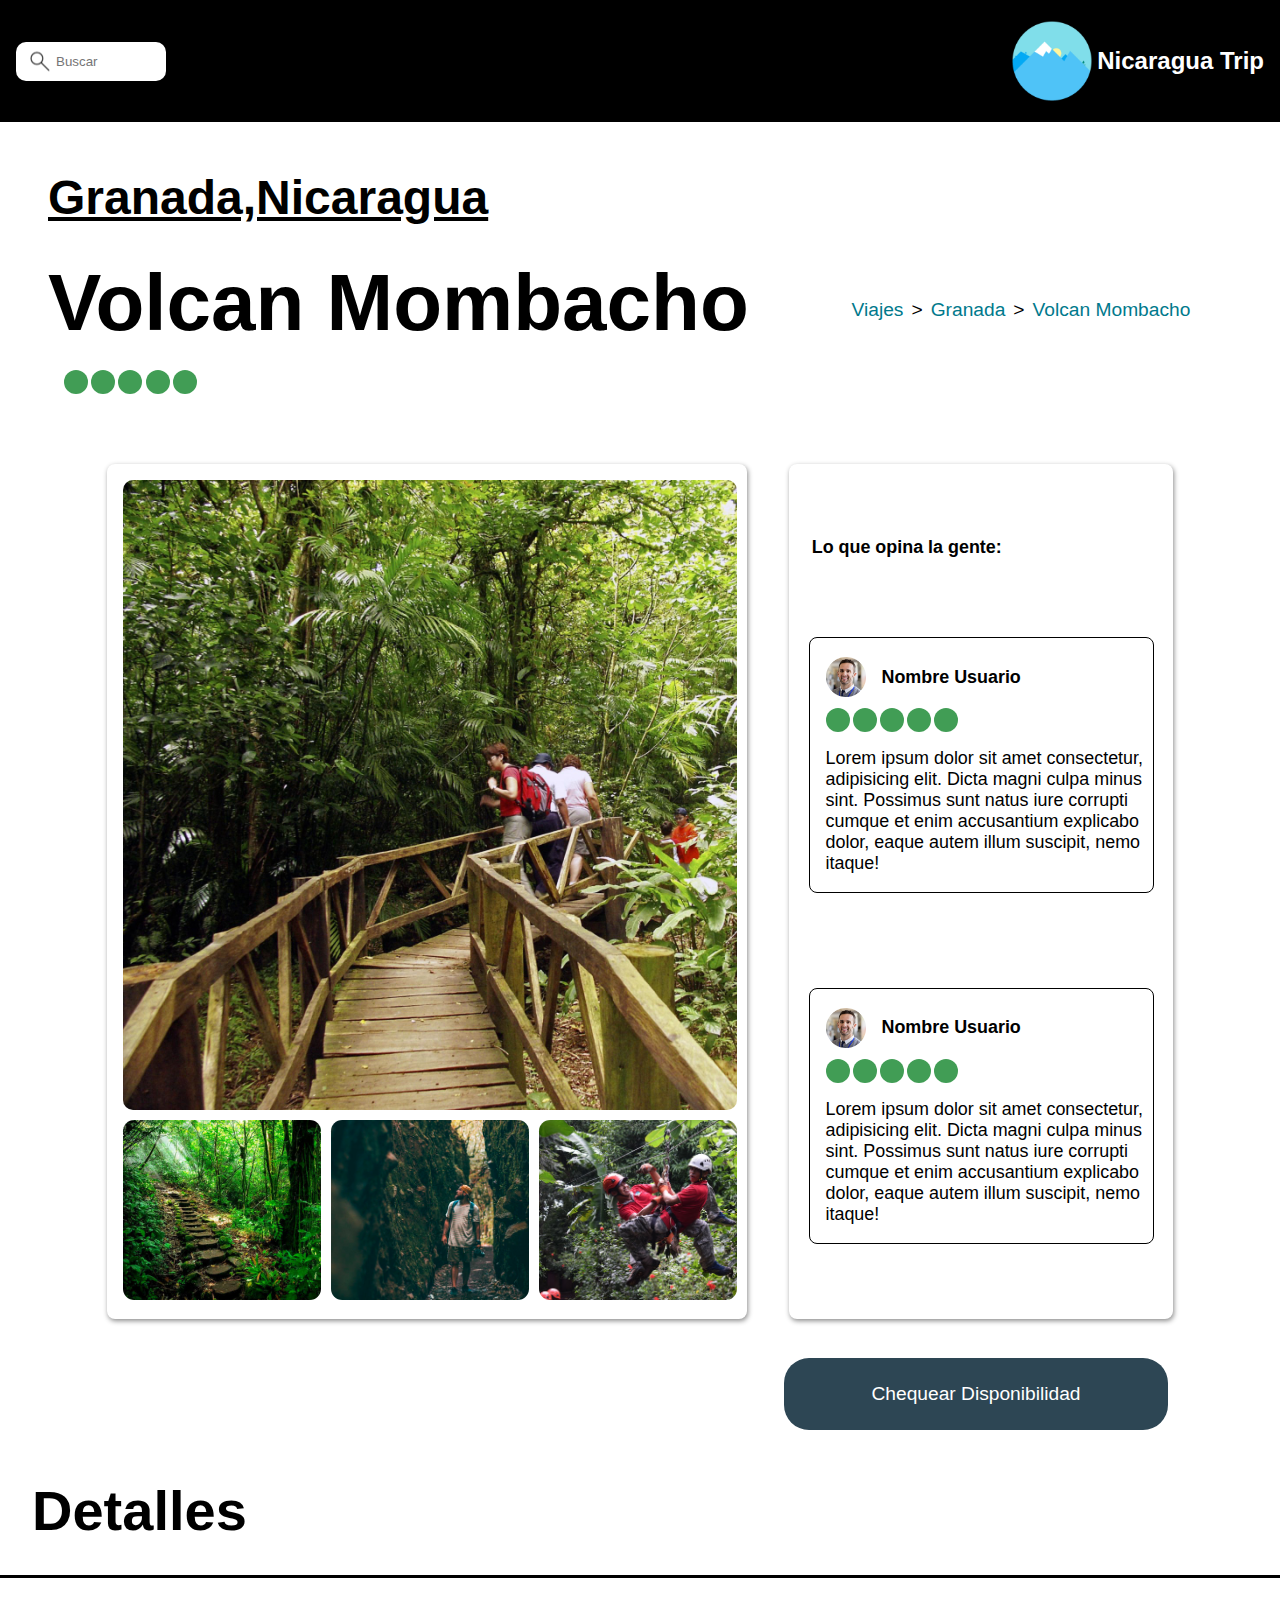
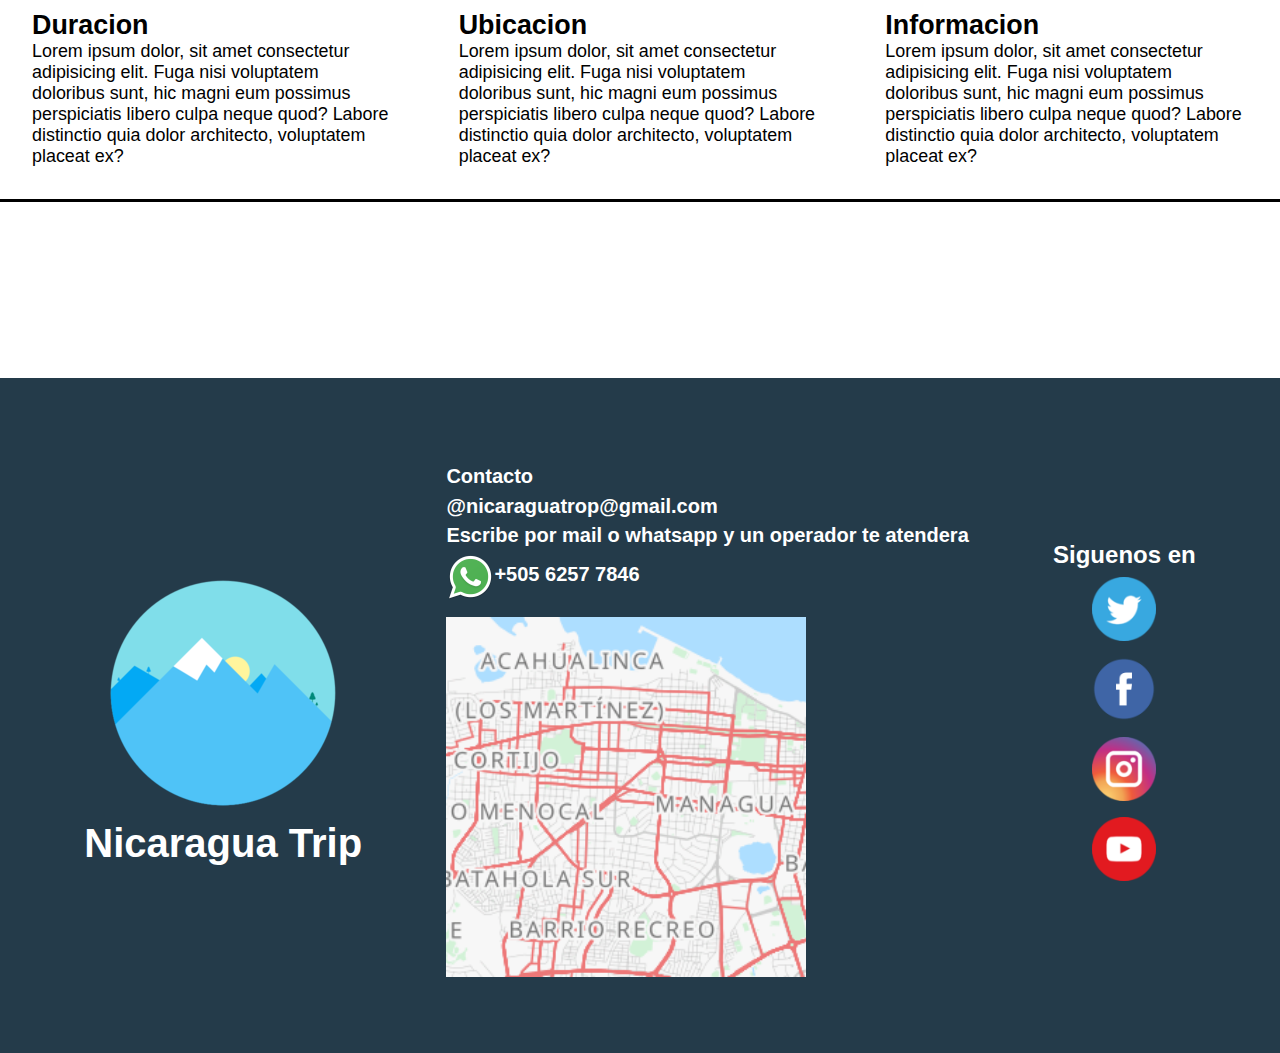
<file: buyPage.html>
<!DOCTYPE html>
<html lang="en">
  <head>
    <meta charset="UTF-8" />
    <meta http-equiv="X-UA-Compatible" content="IE=edge" />
    <meta name="viewport" content="width=device-width, initial-scale=1.0" />
    <title>Volcan Momotombo</title>
    <link rel="stylesheet" href="/css/buyPageStyle.css" />
  </head>
  <body>
    <section class="navbar">
      <div class="buscar-text">
        <input type="text" placeholder="Buscar" />
      </div>

      <div class="top-text">
        <img src="./resources/iconfinder-aeaqas-3305210_120854.png" alt="" />
        <a href="./index.html"><h2>Nicaragua Trip</h2></a>
      </div>
    </section>

    <section class="top-site">
      <div class="text">
        <h2>Granada,Nicaragua</h2>
        <div class="sub-text">
          <h1>Volcan Mombacho</h1>
          <ul class="travel-track">
            <li><a href="">Viajes</a></li>
            <span class="mayor">></span>
            <li><a href="/infoPage.html">Granada</a></li>
            <span class="mayor">></span>
            <li><a href="">Volcan Mombacho</a></li>
          </ul>
        </div>
        <div class="circles">
          <div class="circle"></div>
          <div class="circle"></div>
          <div class="circle"></div>
          <div class="circle"></div>
          <div class="circle"></div>
        </div>
      </div>
    </section>

    <section class="double-card">
      <div class="main-card">
        <div class="main-img"></div>
        <div class="bottom-img">
          <div class="img-bot img1"></div>
          <div class="img-bot img2"></div>
          <div class="img-bot img3"></div>
        </div>
      </div>
      <div class="card-comentario">
        <h2>Lo que opina la gente:</h2>
        <div class="comentario">
          <div class="user-img">
            <img src="/resources/Ellipse 6.png" alt="" />
            <h2>Nombre Usuario</h2>
          </div>
          <div class="circles">
            <div class="circle"></div>
            <div class="circle"></div>
            <div class="circle"></div>
            <div class="circle"></div>
            <div class="circle"></div>
          </div>
          <p>
            Lorem ipsum dolor sit amet consectetur, adipisicing elit. Dicta
            magni culpa minus sint. Possimus sunt natus iure corrupti cumque et
            enim accusantium explicabo dolor, eaque autem illum suscipit, nemo
            itaque!
          </p>
        </div>
        <div class="comentario">
          <div class="user-img">
            <img src="/resources/Ellipse 6.png" alt="" />
            <h2>Nombre Usuario</h2>
          </div>
          <div class="circles">
            <div class="circle"></div>
            <div class="circle"></div>
            <div class="circle"></div>
            <div class="circle"></div>
            <div class="circle"></div>
          </div>
          <p>
            Lorem ipsum dolor sit amet consectetur, adipisicing elit. Dicta
            magni culpa minus sint. Possimus sunt natus iure corrupti cumque et
            enim accusantium explicabo dolor, eaque autem illum suscipit, nemo
            itaque!
          </p>
        </div>
      </div>
    </section>
    <div class="button">
      <div class="text-button">
        
      </div>
      <button class="empty-Button">Chequear Disponibilidad</button>
    </div>

    <section class="info">
      <h2 class="main-tag">Detalles</h2>
      <div class="sub-detalles">
        <div class="sub-texto">
          <h2>Duracion</h2>
          <p>
            Lorem ipsum dolor, sit amet consectetur adipisicing elit. Fuga nisi
            voluptatem doloribus sunt, hic magni eum possimus perspiciatis
            libero culpa neque quod? Labore distinctio quia dolor architecto,
            voluptatem placeat ex?
          </p>
        </div>
        <div class="sub-texto">
          <h2>Ubicacion</h2>
          <p>
            Lorem ipsum dolor, sit amet consectetur adipisicing elit. Fuga nisi
            voluptatem doloribus sunt, hic magni eum possimus perspiciatis
            libero culpa neque quod? Labore distinctio quia dolor architecto,
            voluptatem placeat ex?
          </p>
        </div>
        <div class="sub-texto">
          <h2>Informacion</h2>
          <p>
            Lorem ipsum dolor, sit amet consectetur adipisicing elit. Fuga nisi
            voluptatem doloribus sunt, hic magni eum possimus perspiciatis
            libero culpa neque quod? Labore distinctio quia dolor architecto,
            voluptatem placeat ex?
          </p>
        </div>
      </div>
    </section>
    <section class="footer">
      <div class="logo">
        <img src="/resources/iconfinder-aeaqas-3305210_120854.png" alt="" />
        <h2>Nicaragua Trip</h2>
      </div>
      <div class="info-nica">
        <div class="text-info">
          <h3>Contacto</h3>
          <h3>@nicaraguatrop@gmail.com</h3>
          <h3>Escribe por mail o whatsapp y un operador te atendera</h3>
        </div>
        <div class="ws-logo">
          <img src="/resources/Whatsapp_37229.png" alt="" />
          <h3>+505 6257 7846</h3>
        </div>
        <div class="mapa-img"><img src="/resources/3817.png" alt="" /></div>
      </div>
      <div class="social-media">
        <h2>Siguenos en</h2>
        <img src="/resources/twitter.png" alt="" />
        <img src="/resources/facebook.png" alt="" />
        <img src="/resources/instagram.png" alt="" />
        <img src="/resources/youtube.png" alt="" />
      </div>
    </section>
  </body>
</html>
</file>
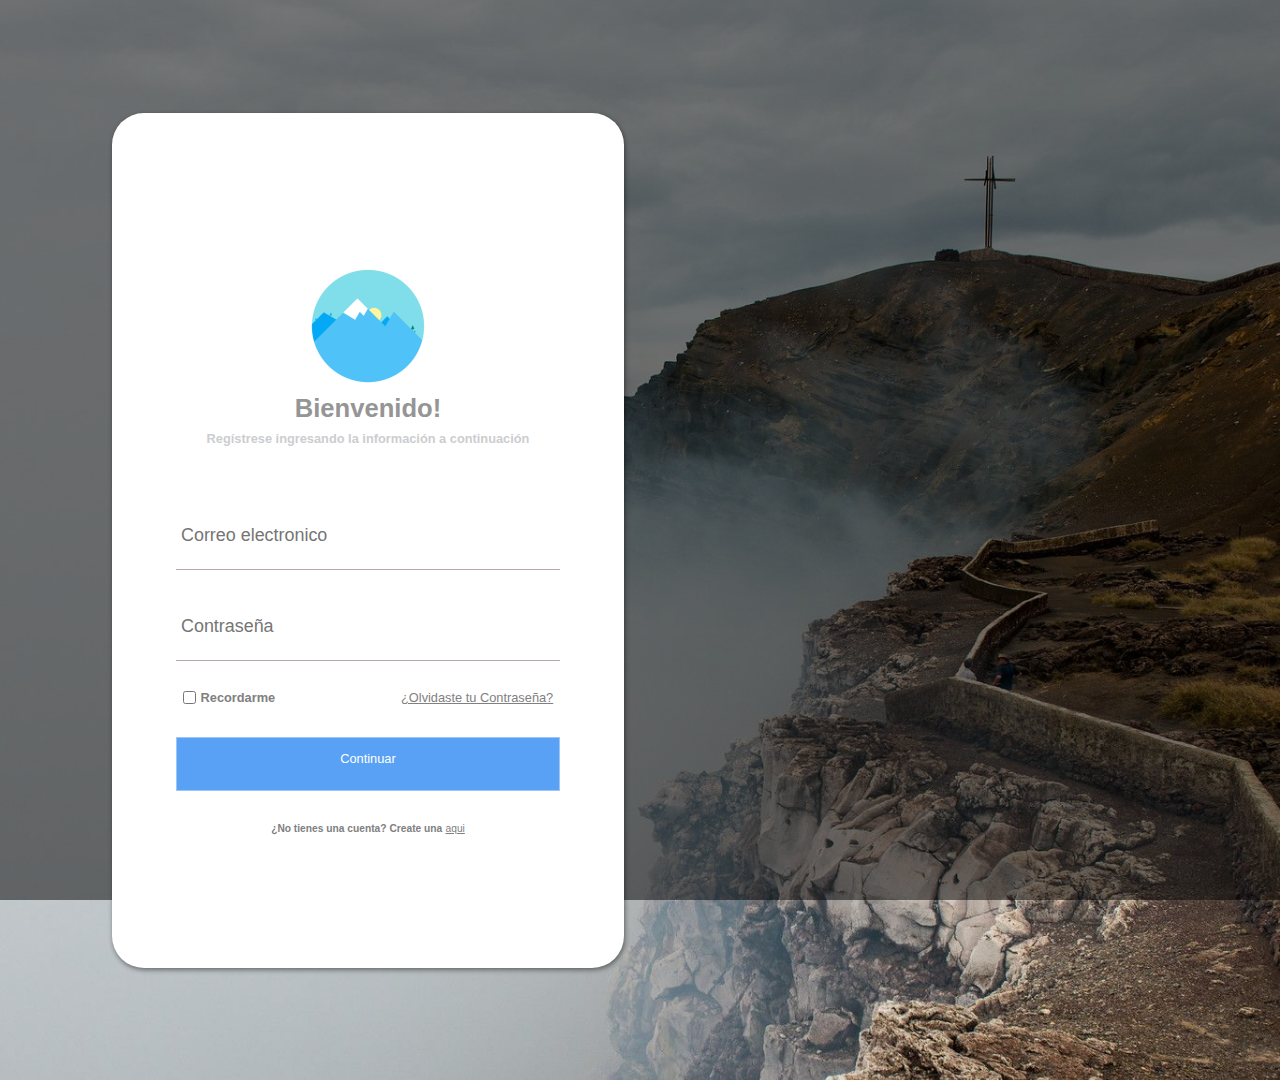
<file: login.html>
<!DOCTYPE html>
<html lang="en">
  <head>
    <meta charset="UTF-8" />
    <meta http-equiv="X-UA-Compatible" content="IE=edge" />
    <meta name="viewport" content="width=device-width, initial-scale=1.0" />
    <title>Login Page</title>
    <link rel="stylesheet" href="/css/loginStyle.css" />
  </head>
  <body>
    <div class="container">
      <div class="logo">
        <a href="/index.html"
          ><img
            src="/resources/iconfinder-aeaqas-3305210_120854.png"
            alt=""
            class=""
        /></a>
      </div>
      <div class="top-text">
        <h1>Bienvenido!</h1>
        <h2>Regístrese ingresando la información a continuación</h2>
      </div>
      <form action="" class="text-box">
        <input type="text" name="" id="" placeholder="Correo electronico" />
        <input type="password" name="" id="" placeholder="Contraseña" />
      </form>

      <div class="remember">
        <div class="checkbox">
          <input type="checkbox" name="" id="" />
          <h2>Recordarme</h2>
        </div>
        <a href="">¿Olvidaste tu Contraseña?</a>
      </div>

      <div class="button">
          <a href="/index.html">Continuar</a>
      </div>
      <div class="bottom-text">
          <h2>¿No tienes una cuenta? Create una</h2>
          <a href="/register.html">aqui</a>
      </div>
    </div>
  </body>
</html>
</file>
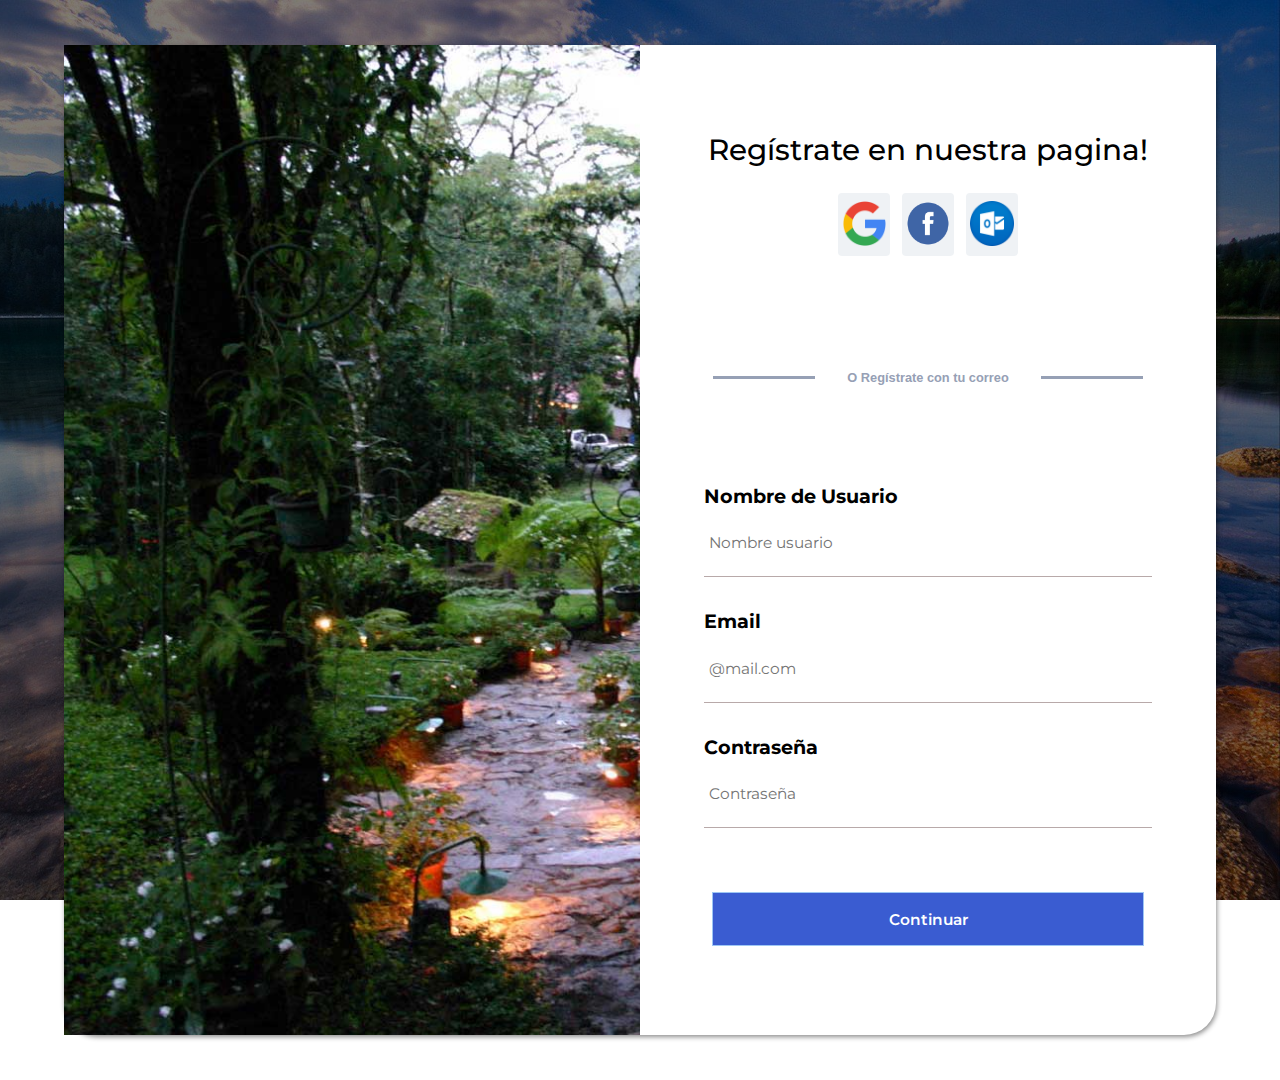
<file: register.html>
<!DOCTYPE html>
<html lang="en">
  <head>
    <meta charset="UTF-8" />
    <meta http-equiv="X-UA-Compatible" content="IE=edge" />
    <meta name="viewport" content="width=device-width, initial-scale=1.0" />
    <title>Document</title>
    <link rel="stylesheet" href="/css/registerStyle.css" />
  </head>
  <body>
    <div class="container">
      <div class="img-left"></div>
      <div class="text-box">
        <div class="top-text">
          <h2>Regístrate en nuestra pagina!</h2>
          <div class="logos">
            <div class="img-cont">
              <img src="/resources/google_icon-icons.com_62736.png" alt="" />
            </div>
            <div class="img-cont">
              <img src="/resources/facebook.png" alt="" />
            </div>
            <div class="img-cont">
              <img src="/resources/outlook_14099.png" alt="" />
            </div>
          </div>
        </div>
        <div class="separator">
          <div class="line"></div>
          <h2>O Regístrate con tu correo</h2>
          <div class="line"></div>
        </div>
        <div class="text-container">
          <div class="form-text">
            <h2>Nombre de Usuario</h2>
            <input type="text" value="" placeholder="Nombre usuario" />
          </div>
          <div class="form-text">
            <h2>Email</h2>
            <input type="text" value="" placeholder="@mail.com" />
          </div>
          <div class="form-text">
            <h2>Contraseña</h2>
            <input type="password" value="" placeholder="Contraseña" />
          </div>
        </div>
        <div class="button">
          <a href="/index.html">Continuar</a>
        </div>
      </div>
    </div>
  </body>
</html>
</file>
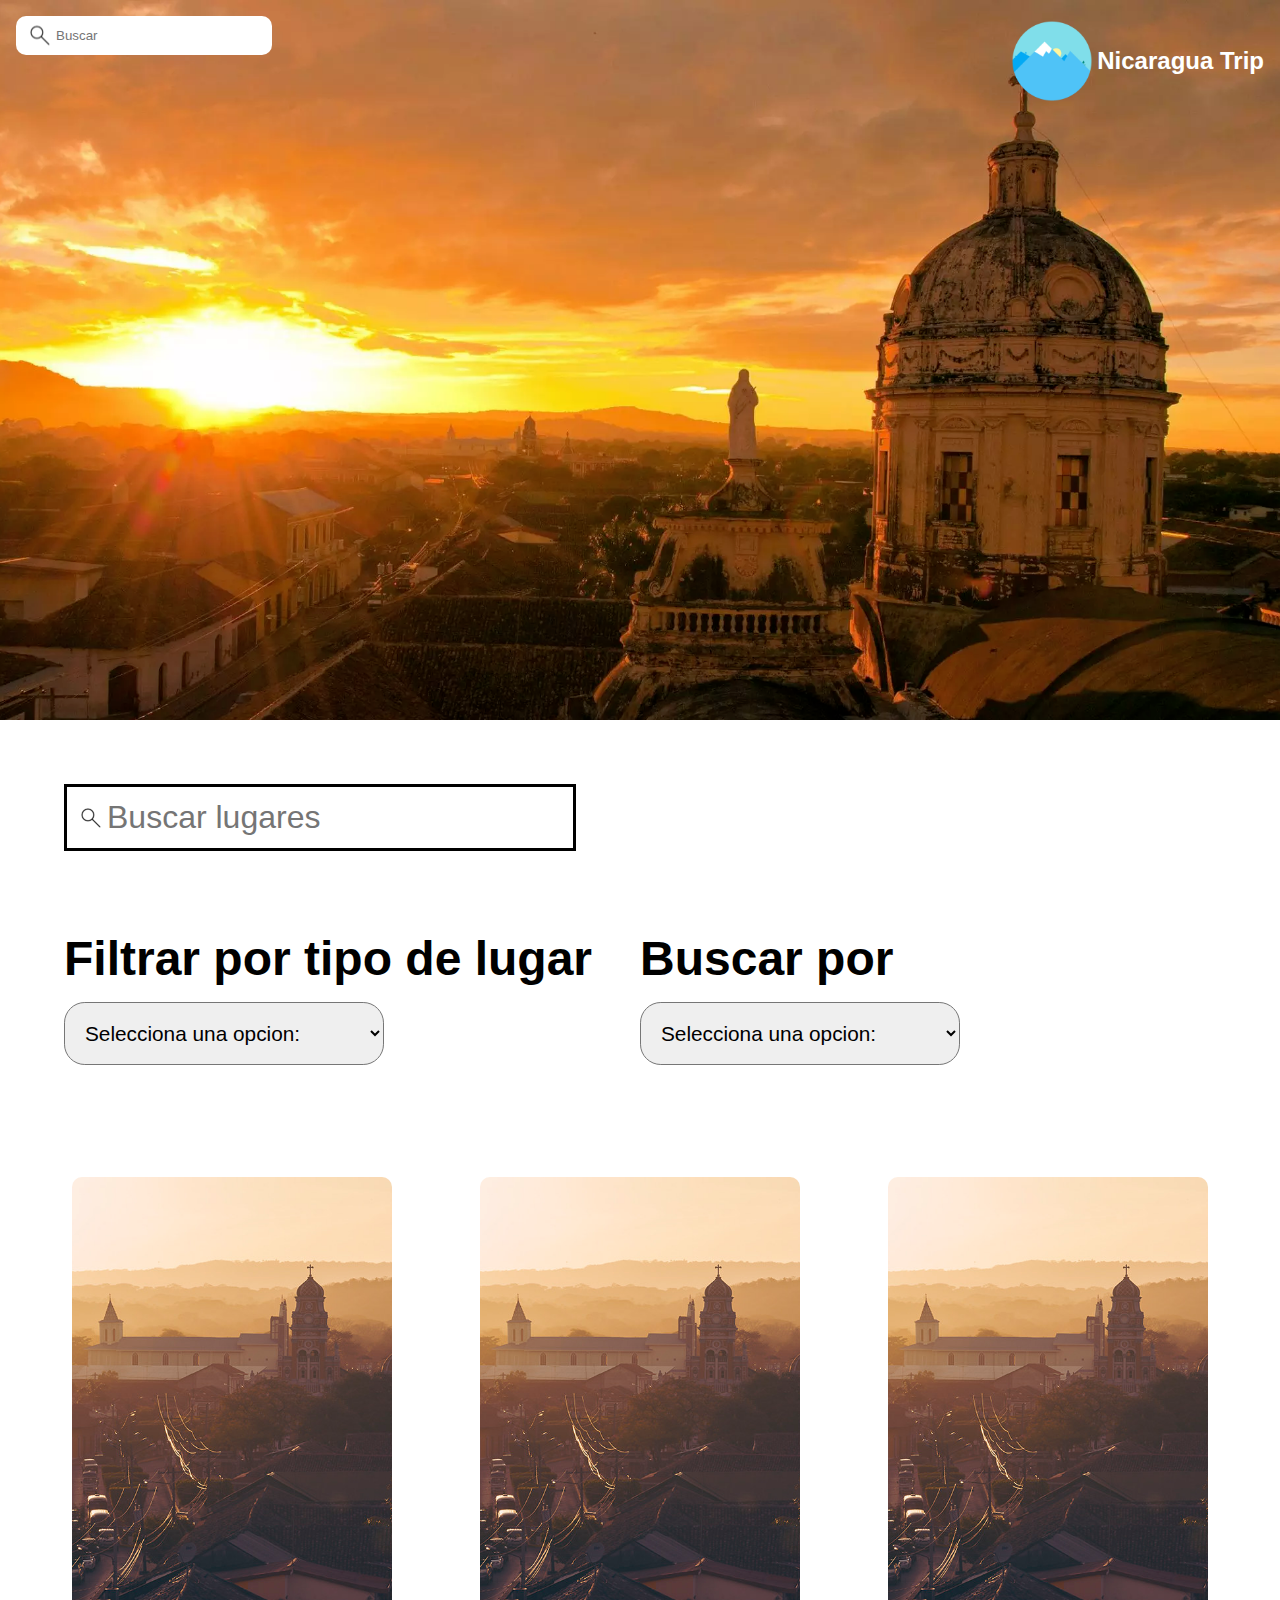
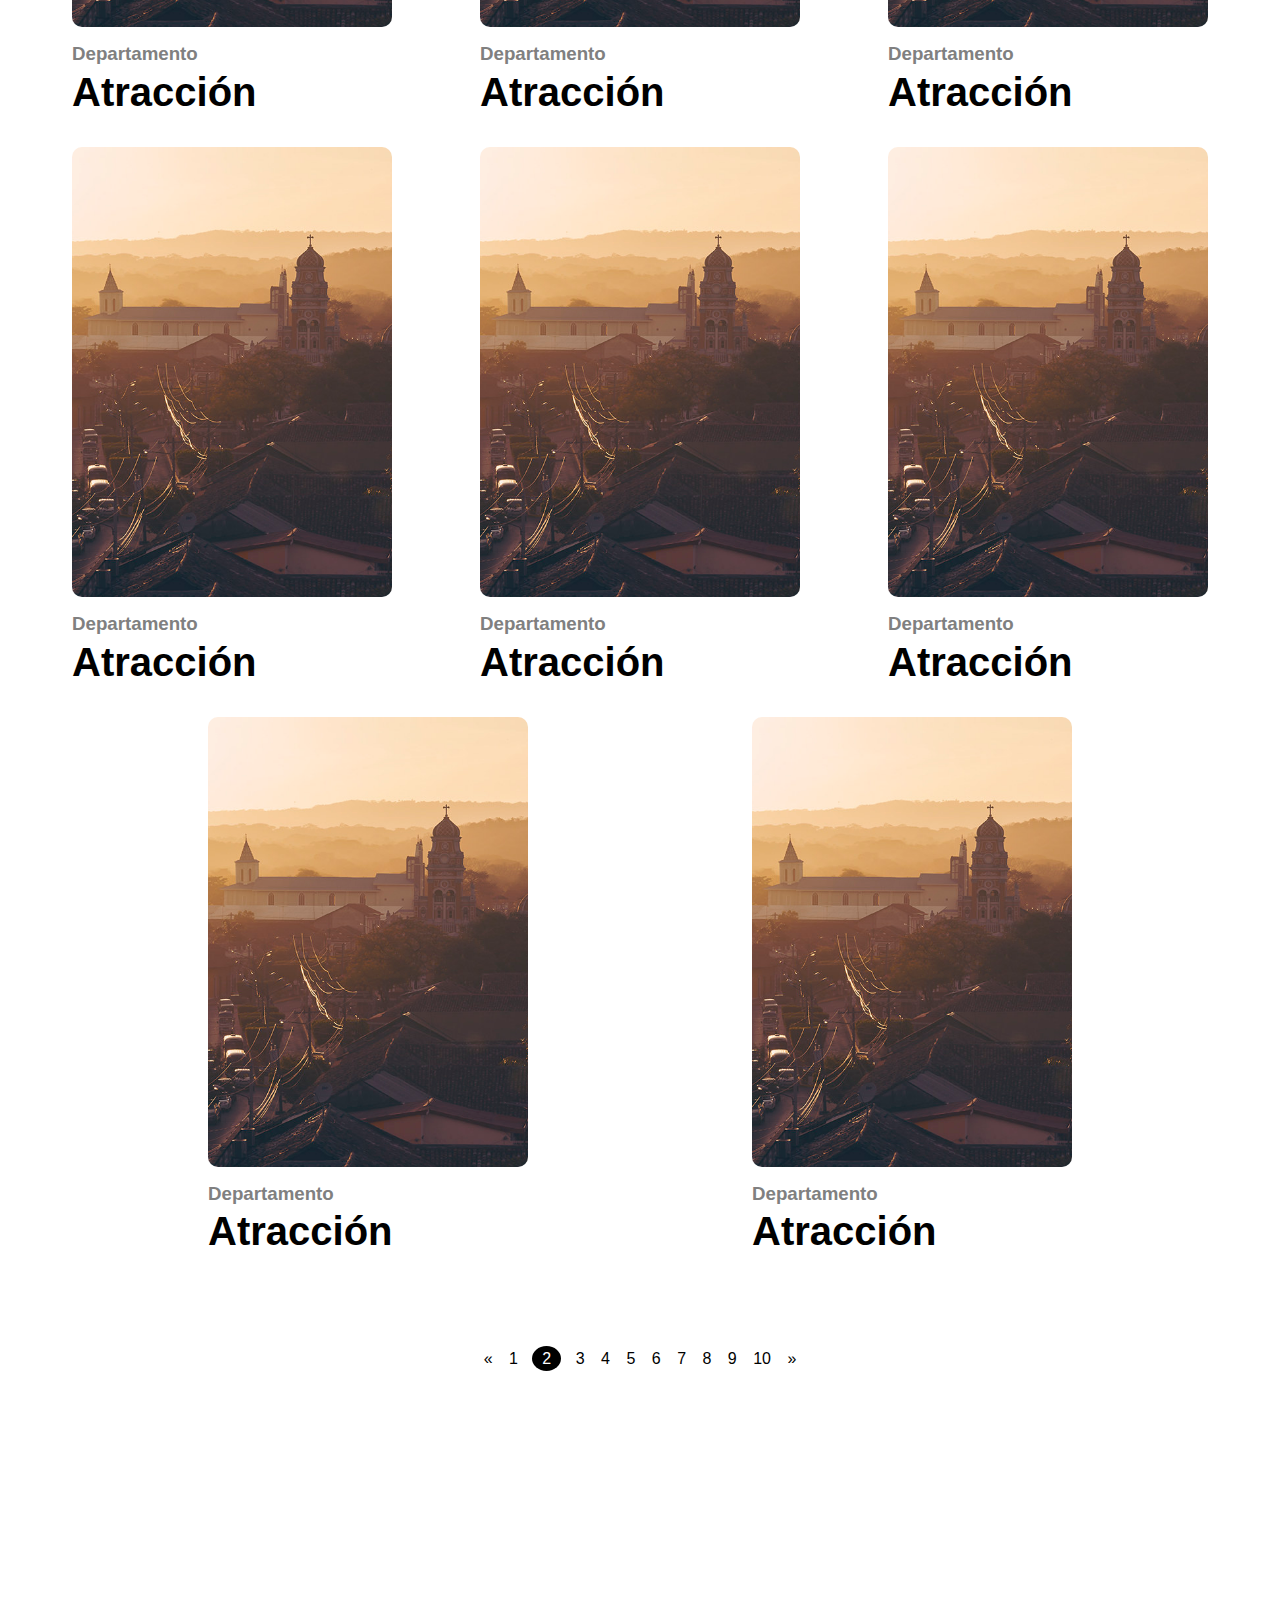
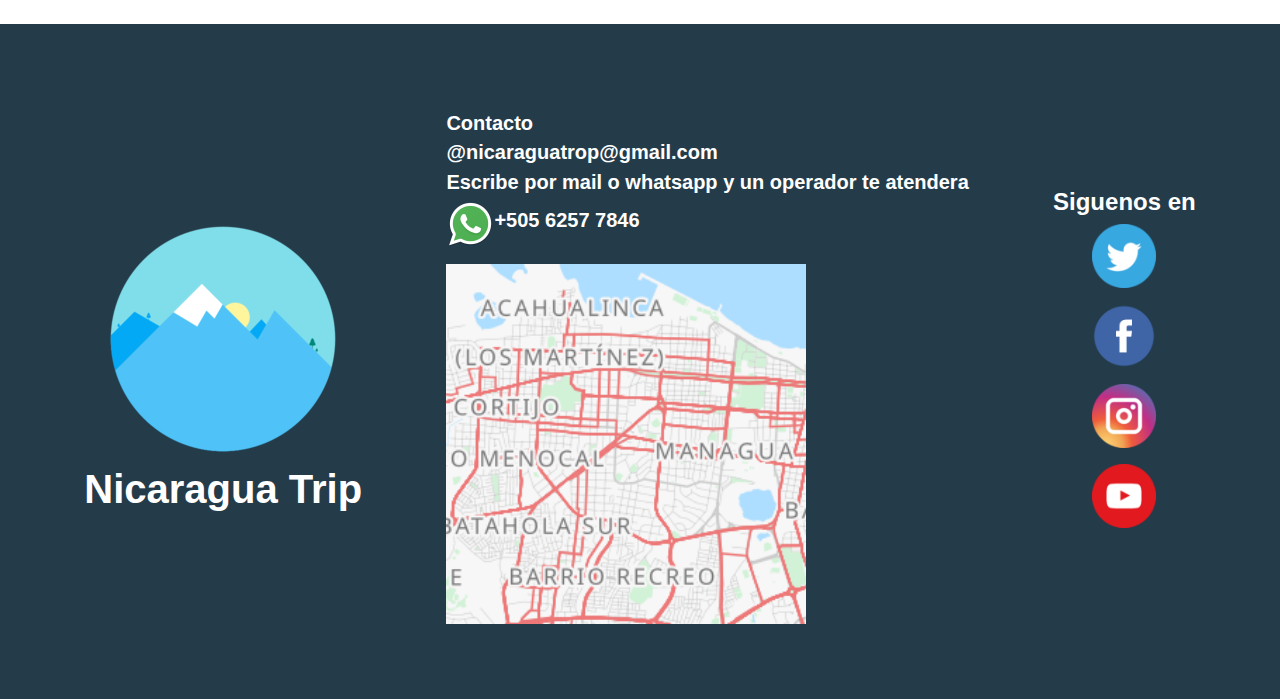
<file: searchPage.html>
<!DOCTYPE html>
<html lang="en">
  <head>
    <meta charset="UTF-8" />
    <meta http-equiv="X-UA-Compatible" content="IE=edge" />
    <meta name="viewport" content="width=device-width, initial-scale=1.0" />
    <title>Buscar Departementos</title>
    <link rel="stylesheet" href="css/search.css" />
  </head>
  <body>
    <section class="hero-image">
      <div class="top-text">
        <img src="./resources/iconfinder-aeaqas-3305210_120854.png" alt="" />
        <a href="./index.html"><h2>Nicaragua Trip</h2></a>
      </div>
      <div class="buscar-text">
        <input type="text" placeholder="Buscar" />
      </div>
    </section>

    <div class="forms">
      <input type="text" placeholder="Buscar lugares" />
    </div>

    <div class="combo-box">
      <div class="custom-select">
        <h2>Filtrar por tipo de lugar</h2>
        <select>
          <option value="0">Selecciona una opcion:</option>
          <option value="1">Departamentos</option>
          <option value="2">Lugares para comer</option>
          <option value="3">Lugares para alojarse</option>
          <option value="4">Atracciones</option>
        </select>
      </div>
      <div class="custom-select">
        <h2>Buscar por</h2>
        <select>
          <option value="0">Selecciona una opcion:</option>
          <option value="1">Mas populares</option>
          <option value="2">A-Z</option>
          <option value="3">Z-A</option>
        </select>
      </div>
    </div>

    <section class="card-holder">
      <div class="container">
        <div class="main-img"></div>
        <div class="text">
          <a href="/infoPage.html"><h3>Departamento</h3></a>
          <a href="/buyPage.html"><h2>Atracción</h2></a>
        </div>
      </div>
      <div class="container">
        <div class="main-img"></div>
        <div class="text">
          <a href="/infoPage.html"><h3>Departamento</h3></a>
          <a href="/buyPage.html"><h2>Atracción</h2></a>
        </div>
      </div>
      <div class="container">
        <div class="main-img"></div>
        <div class="text">
          <a href="/infoPage.html"><h3>Departamento</h3></a>
          <a href="/buyPage.html"><h2>Atracción</h2></a>
        </div>
      </div>
      <div class="container">
        <div class="main-img"></div>
        <div class="text">
          <a href="/infoPage.html"><h3>Departamento</h3></a>
          <a href="/buyPage.html"><h2>Atracción</h2></a>
        </div>
      </div>
      <div class="container">
        <div class="main-img"></div>
        <div class="text">
          <a href="/infoPage.html"><h3>Departamento</h3></a>
          <a href="/buyPage.html"><h2>Atracción</h2></a>
        </div>
      </div>
      <div class="container">
        <div class="main-img"></div>
        <div class="text">
          <a href="/infoPage.html"><h3>Departamento</h3></a>
          <a href="/buyPage.html"><h2>Atracción</h2></a>
        </div>
      </div>
      <div class="container">
        <div class="main-img"></div>
        <div class="text">
          <a href="/infoPage.html"><h3>Departamento</h3></a>
          <a href="/buyPage.html"><h2>Atracción</h2></a>
        </div>
      </div>
      <div class="container">
        <div class="main-img"></div>
        <div class="text">
          <a href="/infoPage.html"><h3>Departamento</h3></a>
          <a href="/buyPage.html"><h2>Atracción</h2></a>
        </div>
      </div>
    </section>

    <div class="pagination">
      <ul class="pagination-3">
        <li class="page-number prev"><a href="#">&laquo;</a></li>
        <li class="page-number"><a href="#">1</a></li>
        <li class="page-number active"><a href="#">2</a></li>
        <li class="page-number"><a href="#">3</a></li>
        <li class="page-number"><a href="#">4</a></li>
        <li class="page-number"><a href="#">5</a></li>
        <li class="page-number"><a href="#">6</a></li>
        <li class="page-number"><a href="#">7</a></li>
        <li class="page-number"><a href="#">8</a></li>
        <li class="page-number"><a href="#">9</a></li>
        <li class="page-number"><a href="#">10</a></li>
        <li class="page-number prev"><a href="#">&raquo;</a></li>
      </ul>
    </div>

    <section class="footer">
      <div class="logo">
        <img src="/resources/iconfinder-aeaqas-3305210_120854.png" alt="" />
        <h2>Nicaragua Trip</h2>
      </div>
      <div class="info-nica">
        <div class="text-info">
          <h3>Contacto</h3>
          <h3>@nicaraguatrop@gmail.com</h3>
          <h3>Escribe por mail o whatsapp y un operador te atendera</h3>
        </div>
        <div class="ws-logo">
          <img src="/resources/Whatsapp_37229.png" alt="" />
          <h3>+505 6257 7846</h3>
        </div>
        <div class="mapa-img"><img src="/resources/3817.png" alt="" /></div>
      </div>
      <div class="social-media">
        <h2>Siguenos en</h2>
        <img src="/resources/twitter.png" alt="" />
        <img src="/resources/facebook.png" alt="" />
        <img src="/resources/instagram.png" alt="" />
        <img src="/resources/youtube.png" alt="" />
      </div>
    </section>
  </body>
</html>
</file>
<file: css/buyPageStyle.css>
* {
  box-sizing: border-box;
  padding: 0;
  margin: 0;
}

body {
  font-family: Arial, Helvetica, sans-serif;
  margin: 0;
}

.navbar {
  display: flex;
  justify-content: space-between;
  background-color: black;
  align-items: center;
}

.top-text {
  display: flex;
  justify-content: flex-end;
  align-items: center;
  color: white;
  padding: 1rem;
}

.top-text a {
  color: white;
  text-decoration: none;
}

.top-text img {
  height: 10vh;
}

input[type="text"] {
  transition: width 0.4s ease-in-out;
  border: none;
}

input[type="text"]:focus {
  width: 100%;
  border: none;
}

input[type="text"] {
  width: 150px;
  border: none;
  border-radius: 10px;
  font-size: calc(16px+1vw);
  background-color: white;
  background-image: url("/resources/1490793870-user-interface25_82355.png");
  background-position: left;
  background-repeat: no-repeat;
  padding: 12px 20px 12px 40px;
  transition: width 0.4s ease-in-out;
  margin: 1rem;
}

.text {
  margin: 3rem;
  display: flex;
  flex-direction: column;
}

.text h2 {
  font-size: 3rem;
  text-decoration: underline;
  margin-bottom: 2rem;
}

.text h1 {
  font-size: 5rem;
  margin-bottom: 1rem;
}

.circles {
  display: flex;
  margin-top: 0.3rem;
  margin-left: 1rem;
}

.circle {
  border-radius: 50%;
  width: 1.5rem;
  height: 1.5rem;
  background-color: #419d55;
  margin-right: 0.2rem;
}

.sub-text {
  display: flex;
  justify-content: space-between;
  align-content: center;
}

.travel-track {
  display: flex;
  justify-content: space-evenly;
  align-content: center;
  margin: 2.6rem;
  gap: 0.5rem;
}

li {
  list-style: none;
}

.travel-track li a {
  text-decoration: none;
  color: #00798c;
  font-size: 1.2rem;
}

.travel-track span {
  font-size: 1.2rem;
}

.double-card {
  display: flex;
  flex-direction: row;

  width: 90%;
  height: 100vh;
  margin: 0 auto;
  justify-content: space-evenly;
  align-items: center;
}

.card-comentario {
  display: flex;
  background-color: white;
  width: 30vw;
  height: 95vh;
  box-shadow: 0.05rem 0.1rem 0.3rem -0.03rem rgba(0, 0, 0, 0.45);
  border-radius: 0.5rem;
  flex-direction: column;
  justify-content: space-evenly;
  align-self: center;
}

.comentario {
  display: flex;
  flex-direction: column;
  justify-content: start;
  margin: 1.2rem;
  border-radius: 0.5rem;
  height: 20vw;
  border: 0.1rem solid black;
}

.comentario p {
  margin-top: 1rem;
  margin-left: 1rem;
  font-size: 1.4vw;
}

.comentario img {
  width: 2.5rem;
  height: 2.5rem;
}

.card-comentario h2 {
  font-size: 1.4vw;
  margin: 0.2rem;
  margin-left: 1.4rem;
  margin-top: 1rem;
}
.user-img {
  display: flex;
  align-items: center;
  margin-left: 1rem;
  margin-top: 0.8rem;
}

.user-img h2 {
  margin: 1rem;
}

.main-card {
  width: 50vw;
  height: 95vh;
  border-radius: 0.7rem;
  display: flex;
  flex-direction: column;
  justify-content: stretch;
  box-shadow: 0.05rem 0.1rem 0.3rem -0.03rem rgba(0, 0, 0, 0.45);
  border-radius: 0.5rem;
}

.main-img {
  background-size: cover;
  width: 48vw;
  height: 70vh;
  border-radius: 10px;
  margin: 1rem;
  margin-bottom: 0.3rem;
  background-image: url(/resources/campo1.jpg);
}

.bottom-img {
  width: 48vw;
  height: 20vh;
  margin: 1rem;
  margin-top: 0.3rem;
  border-radius: 0.7rem;
  display: flex;
  justify-content: space-between;
}

.img-bot {
  background-size: cover;
  width: 15.5vw;
  height: 20vh;
  border-radius: 0.7rem;
}

.img-bot.img1 {
  background-image: url(/resources/mombacho22.jpg);
}

.img-bot.img2 {
  background-image: url(/resources/nicaragua-volcan-mombacho.jpg);
}

.img-bot.img3 {
  background-image: url(/resources/canopygranada.jpg);
}

.empty-Button {
  margin-top: 1.5rem;
  width: 20vw;
  height: 8vh;
  border-radius: 25px;
  border: none;
  align-self: flex-end;
  background-color: #2d4654;
  font-size: 1.5vw;
  color: white;
}

.button{
    display: flex;
    justify-content: flex-end;
    align-content: center;
    width: 85%;
    margin: 0 auto;
}

.button button{
    margin: 1rem;
    width: 30vw;
}

.text-button{
    margin: 1rem;
}

.main-tag{
    font-size: 3.5rem;
    margin: 2rem;
}

.sub-detalles{
    border-top: 0.2rem solid black;
    border-bottom: 0.2rem solid black;
    display: flex;
    justify-content: space-evenly;
    
}

.sub-texto{
    margin: 2rem;
    font-size: 1.4vw;
   
}

.footer{
    background-color: #243B4A;
    width: 100%;
    height: 75vh;
    margin-top: 11rem;
    display: flex;
    align-items: center;
    justify-content: space-evenly;
    color: white;
  }
  
  .logo{
    display: flex;
    flex-direction: column;
    align-items: center;
  }
  
  .logo h2{
    font-size: 2.5rem;
  
  }
  
  .info-nica{
    margin-top: 2rem;
  }
  
  .info-nica h3{
    font-size: 20px ;
    margin-bottom: 0.4rem;
    font-weight: 600;
  }
  .mapa-img img{
    height: 40vh ;
    margin-top: 1rem;
    margin-bottom: 1rem;
  }
  
  .ws-logo{
    display: flex;
    align-items: center;
  }
  
  .social-media{
   display: flex;
   flex-direction: column;
   height: 10vh;
   align-items: center;
   justify-content: center;
  }
  
  .social-media img{
    height: 10vh;
    width: 5vw;
    margin: 0.5rem;
  }
</file>
<file: css/loginStyle.css>
* {
  box-sizing: border-box;
  padding: 0;
  margin: 0;
  font-family: Arial, Helvetica, sans-serif;
}

body {
  width: 100%;
  height: 120vh;
  background-image: linear-gradient(rgba(0, 0, 0, 0.5), rgba(0, 0, 0, 0.5)),
    url(/resources/volcanmasaya.jfif);
  background-repeat: no-repeat;
  margin: 0 auto;
  display: flex;
  background-attachment: fixed;
  align-items: center;
  background-size: cover;
  background-position: 100% 20%;
}

.container {
  width: 40%;
  height: 95vh;
  background-color: white;
  box-shadow: 0.05rem 0.1rem 0.3rem -0.03rem rgba(0, 0, 0, 0.45);
  border-radius: 2rem;
  margin-left: 7rem;
  display: flex;
  flex-direction: column;
  align-items: center;
  justify-content: center;
}

.top-text {
  text-align: center;
  
}

.top-text h1 {
  margin-bottom: 0.5rem;
  color: #959596;
  font-weight: 600;
  font-size: 2vw;
}

.top-text h2 {
  color: #cccdcf;
  font-size: 1vw;
}

.logo img {
  width: 10vw;
  margin-top: 1rem;
  object-fit: cover;
}

.logo {
  display: flex;
  flex-direction: column;
  justify-content: center;
  align-items: center;
}

.text-box {
  display: flex;
  flex-direction: column;
  justify-content: space-evenly;
  width: 30vw;
  height: 20vh;

  margin-top: 3rem;
}

input[type="text"] {
  border: none;
  padding: 0px 5px;
  font-size: 1.4vw;
  padding-bottom: 5px;
  color: black;
  height: 7vh;
  border-bottom: 1px solid rgb(184, 169, 169);
  margin-bottom: 1rem;
}

input[type="text"]:focus {
  border: none;
  border-bottom: 1px solid black;
  outline: none;
}

input[type="password"] {
  border: none;
  padding: 0px 5px;
  font-size: 1.4vw;
  padding-bottom: 5px;
  color: black;
  height: 7vh;
  border-bottom: 1px solid rgb(184, 169, 169);
}

input[type="password"]:focus {
  outline: none;
  border: none;
  border-bottom: 1px solid black;
}

.remember {
  display: flex;
  justify-content: space-around;
  width: 90%;
  margin-top: 1rem;
}

.checkbox {
  display: flex;
  align-items: center;
  width: 10vw;
}

.checkbox h2 {
  margin-left: 0.3rem;
  font-size: 1vw;
  color: gray;
}

.remember a {
  color: gray;
  font-size: 1vw;
}
.button {
  width: 75%;
  height: 6vh;
  display: flex;
  margin-top: 2rem;
  justify-content: center;
  align-content: center;
  background-color: #58a1f5;
  border: 1px solid #9ec6f4;
  cursor: pointer;
}
.button a {
  padding: 1vw;
  text-decoration: none;
  color: #ffffff;
  font-size: 1vw;
  justify-content: center;
}

.bottom-text {
  display: flex;
  margin-top: 2rem;
  align-items: center;
}

.bottom-text h2 {
  font-size: 0.8vw;
  color: gray;
}

.bottom-text a {
  font-size: 0.8vw;
  margin-left: 0.2rem;
  color: gray;
}
</file>
<file: css/registerStyle.css>
* {
  margin: 0;
  padding: 0;
  box-sizing: border-box;
  font-family: Arial, Helvetica, sans-serif;
  margin: 0;
}
/* montserrat-regular - latin */
/* montserrat-regular - latin */
@font-face {
  font-family: 'Montserrat';
  font-style: normal;
  font-weight: 400;
  src: url('/resources/fonts/montserrat-v24-latin-regular.eot'); /* IE9 Compat Modes */
  src: local(''),
       url('/resources/fonts/montserrat-v24-latin-regular.eot?#iefix') format('embedded-opentype'), /* IE6-IE8 */
       url('/resources/fonts/montserrat-v24-latin-regular.woff2') format('woff2'), /* Super Modern Browsers */
       url('/resources/fonts/montserrat-v24-latin-regular.woff') format('woff'), /* Modern Browsers */
       url('/resources/fonts/montserrat-v24-latin-regular.ttf') format('truetype'), /* Safari, Android, iOS */
       url('/resources/fonts/montserrat-v24-latin-regular.svg#Montserrat') format('svg'); /* Legacy iOS */
}
/* montserrat-500 - latin */
@font-face {
  font-family: 'Montserrat';
  font-style: normal;
  font-weight: 500;
  src: url('/resources/fonts/montserrat-v24-latin-500.eot'); /* IE9 Compat Modes */
  src: local(''),
       url('/resources/fonts/montserrat-v24-latin-500.eot?#iefix') format('embedded-opentype'), /* IE6-IE8 */
       url('/resources/fonts/montserrat-v24-latin-500.woff2') format('woff2'), /* Super Modern Browsers */
       url('/resources/fonts/montserrat-v24-latin-500.woff') format('woff'), /* Modern Browsers */
       url('/resources/fonts/montserrat-v24-latin-500.ttf') format('truetype'), /* Safari, Android, iOS */
       url('/resources/fonts/montserrat-v24-latin-500.svg#Montserrat') format('svg'); /* Legacy iOS */
}
/* montserrat-600 - latin */
@font-face {
  font-family: 'Montserrat';
  font-style: normal;
  font-weight: 600;
  src: url('/resources/fonts/montserrat-v24-latin-600.eot'); /* IE9 Compat Modes */
  src: local(''),
       url('/resources/fonts/montserrat-v24-latin-600.eot?#iefix') format('embedded-opentype'), /* IE6-IE8 */
       url('/resources/fonts/montserrat-v24-latin-600.woff2') format('woff2'), /* Super Modern Browsers */
       url('/resources/fonts/montserrat-v24-latin-600.woff') format('woff'), /* Modern Browsers */
       url('/resources/fonts/montserrat-v24-latin-600.ttf') format('truetype'), /* Safari, Android, iOS */
       url('/resources/fonts/montserrat-v24-latin-600.svg#Montserrat') format('svg'); /* Legacy iOS */
}
/* montserrat-700 - latin */
@font-face {
  font-family: 'Montserrat';
  font-style: normal;
  font-weight: 700;
  src: url('/resources/fonts/montserrat-v24-latin-700.eot'); /* IE9 Compat Modes */
  src: local(''),
       url('/resources/fonts/montserrat-v24-latin-700.eot?#iefix') format('embedded-opentype'), /* IE6-IE8 */
       url('/resources/fonts/montserrat-v24-latin-700.woff2') format('woff2'), /* Super Modern Browsers */
       url('/resources/fonts/montserrat-v24-latin-700.woff') format('woff'), /* Modern Browsers */
       url('/resources/fonts/montserrat-v24-latin-700.ttf') format('truetype'), /* Safari, Android, iOS */
       url('/resources/fonts/montserrat-v24-latin-700.svg#Montserrat') format('svg'); /* Legacy iOS */
}
/* montserrat-800 - latin */
@font-face {
  font-family: 'Montserrat';
  font-style: normal;
  font-weight: 800;
  src: url('/resources/fonts/montserrat-v24-latin-800.eot'); /* IE9 Compat Modes */
  src: local(''),
       url('/resources/fonts/montserrat-v24-latin-800.eot?#iefix') format('embedded-opentype'), /* IE6-IE8 */
       url('/resources/fonts/montserrat-v24-latin-800.woff2') format('woff2'), /* Super Modern Browsers */
       url('/resources/fonts/montserrat-v24-latin-800.woff') format('woff'), /* Modern Browsers */
       url('/resources/fonts/montserrat-v24-latin-800.ttf') format('truetype'), /* Safari, Android, iOS */
       url('/resources/fonts/montserrat-v24-latin-800.svg#Montserrat') format('svg'); /* Legacy iOS */
}

body {
  width: 100%;
  height: 120vh;
  background-image: linear-gradient(rgba(0, 0, 0, 0.5), rgba(0, 0, 0, 0.5)),
    url(/resources/80458664d95ede1ffa67bf99e79a3f8b.jpg);
  background-repeat: no-repeat;
  margin: 0 auto;
  display: flex;
  background-attachment: fixed;
  justify-content: center;
  align-items: center;
  background-size: cover;
  background-position: 100% 20%;
}

.container {
  width: 90%;
  height: 110vh;
  background-color: white;
  box-shadow: 0.05rem 0.1rem 0.3rem -0.03rem rgba(0, 0, 0, 0.45);
  border-radius: 2rem;
  display: flex;
  color: black;
  
}

.text-box {
  background-color: white;
  width: 50vw;
  height: 95%;
  display: flex;
  flex-direction: column;
  align-items: center;
  justify-content: center;
}

.img-left {
  width: 50vw;
  background-color: rebeccapurple;
}

.logos img {
  width: 4vw;
  height: 6vh;
  object-fit: contain;
  padding: 0.2rem;
}

.img-cont {
  background-color: #eff2f5;
  border-radius: 4px;
  width: 4vw;
  height: 7vh;
  padding-top: 0.2rem;
  cursor: pointer;
  
}

.logos {
  display: flex;
  justify-content: space-between;
  align-items: center;
  width: 14vw;
  margin-top: 1.6rem;
}

.top-text {
  margin-top: 3rem;
  width: 100%;
  display: flex;
  flex-direction: column;
  justify-content: center;
  align-items: center;
}

.top-text h2 {
  font-size: 2.3vw;
  font-weight: 500;
  font-family: "Montserrat",sans-serif;
  
}

.separator{
  margin-top: 2rem;
  display: flex;
  width: 45vw;
  height: 20vh;
  justify-content: center;
  align-items: center;
  
}

.separator h2{
  font-size: 1vw;
  color: #96a0b5;
}
.line{
  border-top: 3px solid #96a0b5;
  width: 8vw;
  margin-left: 2rem;
  margin-right: 2rem;
}

.text-container{
  margin-top: 1rem;
  
  width: 35vw;
}

.form-text{
  margin-bottom: 1rem;
 
}

.form-text h2{
  font-family: "Montserrat";
  font-size: 1.5vw;
  margin-bottom: 0.4rem;
}

input[type=text]{
  border: none;
  padding: 0px 5px;
  font-size: 1.2vw;
  padding-bottom: 5px;
  color: black;
  height: 7vh;
  width: 35vw;
  border-bottom: 1px solid rgb(184, 169, 169);
  margin-bottom: 1rem;
  font-family: "Montserrat";
}

input[type="text"]:focus {
  border: none;
  border-bottom: 1px solid black;
  outline: none;
}

input[type="password"]{
  border: none;
  padding: 0px 5px;
  font-size: 1.2vw;
  padding-bottom: 5px;
  color: black;
  height: 7vh;
  width: 35vw;
  border-bottom: 1px solid rgb(184, 169, 169);
  margin-bottom: 1rem;
  font-family: "Montserrat";
}

input[type="password"]:focus {
  border: none;
  border-bottom: 1px solid black;
  outline: none;
}

.button{
  width: 75%;
  height: 6vh;
  display: flex;
  margin-top: 2rem;
  justify-content: center;
  align-items: center;
  background-color: #3a5cd1;
  border: 1px solid #9ec6f4;
  cursor: pointer;
}

.button a{
  padding: 1rem;
  text-decoration: none;
  color: #ffffff;
  font-size: 1.2vw;
  justify-content: center;
  font-weight: 600;
  font-family: "Montserrat";
  
}

.img-left{
  background-image: url(/resources/CASAMIENTO-2.jpg);
  background-size: cover;
  background-repeat: no-repeat;
 
}
</file>
<file: css/search.css>
* {
    margin: 0;
    padding: 0;
    box-sizing: border-box;
  }
  html {
    scroll-behavior: smooth;
  }
  
  body {
    font-family: Arial, Helvetica, sans-serif;
  }

  .hero-image {
    width: 100%;
    height: 80vh;
    background-image: url("/resources/ezgif.com-gif-maker.png");
    background-repeat: no-repeat;
    background-attachment: fixed;
    background-position: 50% 70%;
    background-size: cover;
    display: flex;
    flex-direction: row-reverse;
    align-items: flex-start;
    justify-content: space-between;
  }
  
  .top-text {
    display: flex;
    justify-content: flex-end;
    align-items: center;
    color: black;
    padding: 1rem;
  }
  
  .top-text a {
    color: white;
    text-decoration: none;
  }
  
  .top-text img {
    height: 10vh;
  }
  
  input[type="text"] {
    transition: width 0.4s ease-in-out;
    border: none;
  }
  
  input[type="text"]:focus {
    width: 30vw;
    border: none;
  }
  
  input[type="text"] {
    width: 20vw;
    border: none;
    border-radius: 10px;
    font-size: calc(16px+1vw);
    background-color: white;
    background-image: url("/resources/1490793870-user-interface25_82355.png");
    background-position: left;
    background-repeat: no-repeat;
    padding: 12px 20px 12px 40px;
    transition: width 0.4s ease-in-out;
    margin: 1rem;
  }

  .forms input[type="text"]{
    width: 40vw;
    border: 0.2rem solid black;
    border-radius: 0px;
    font-size: 2rem;
  }

.forms{
    margin:3rem;

}

.combo-box{
    display: flex;
    margin: 4rem;
    width: 70vw;
    justify-content: space-between;
}

.custom-select h2{
    margin-bottom: 1rem;
    font-size: 3rem;
}

.custom-select select{
    border-radius: 1.3rem;
    width: 25vw;
    height: 7vh;
    font-size: 1.3rem;
    padding-left: 1rem;
}

.card-holder{
    display: flex;
    flex-wrap: wrap;
    justify-content: space-evenly;
    align-content: stretch ;
    margin-top: 6rem;
}

.container{
    display: flex;
    flex-direction: column;
    margin: 1rem;
}

.main-img{
    background-image: url(/resources/granadaPog.jpg);
    width: 25vw;
    height: 50vh;
    border-radius: 10px;
    margin-bottom: 1rem;
    background-size: cover;
    background-repeat: no-repeat;
    background-position: 50% 50%;
}

.text a h3{
    color: gray;
    margin-bottom: 0.3rem;
    text-decoration: none;
}
.text a{
    text-decoration: none;
}
.text a h2{
    font-size: 2.5rem;
    color: black;
    text-decoration: none;
}

.text a h2:hover{
    text-decoration: underline;
}

.circles{
    display: flex;
    margin: 2rem;
}

.circle{
    border: 0.1rem solid gray;
    width: 2vw;
    height: 2vw;
    border-radius: 50%;
}

.circle a{
    display: flex;
    justify-content: center;
    align-items: center;
    align-content: center;
    margin: 0.2rem;
    text-decoration: none;
    color: black;
    font-size: 0.8rem;
}

.pagination-3 .page-number {
    margin: 0.25em;
  }
  
  .pagination-3 .page-number a {
    padding: 0.125em;
  }
  
  .pagination-3 .active {
    padding: 4px 8px;
    border-radius: 50%;
    background-color: black;
    color: white;
  }
  
  .pagination-3 .active a {
    color: white;
  }
  
  .pagination ul {
    margin: 2em auto;
    padding-left: 0;
    list-style-type: none;
  }
  
  .page-number {
    display: inline;
  }
  
  .page-number a {
    text-decoration: none;
    color: black;
  }

  .pagination{
      display: flex;
      margin-top: 3rem;
      width: 100%;
      justify-content: center;
  }

  .footer{
    background-color: #243B4A;
    width: 100%;
    height: 75vh;
    margin-top: 14rem;
    display: flex;
    align-items: center;
    justify-content: space-evenly;
    color: white;
  }
  
  .logo{
    display: flex;
    flex-direction: column;
    align-items: center;
  }
  
  .logo h2{
    font-size: 2.5rem;
  
  }
  
  .info-nica{
    margin-top: 2rem;
  }
  
  .info-nica h3{
    font-size: 20px ;
    margin-bottom: 0.4rem;
    font-weight: 600;
  }
  .mapa-img img{
    height: 40vh ;
    margin-top: 1rem;
    margin-bottom: 1rem;
  }
  
  .ws-logo{
    display: flex;
    align-items: center;
  }
  
  .social-media{
   display: flex;
   flex-direction: column;
   height: 10vh;
   align-items: center;
   justify-content: center;
  }
  
  .social-media img{
    height: 10vh;
    width: 5vw;
    margin: 0.5rem;
  }
</file>
